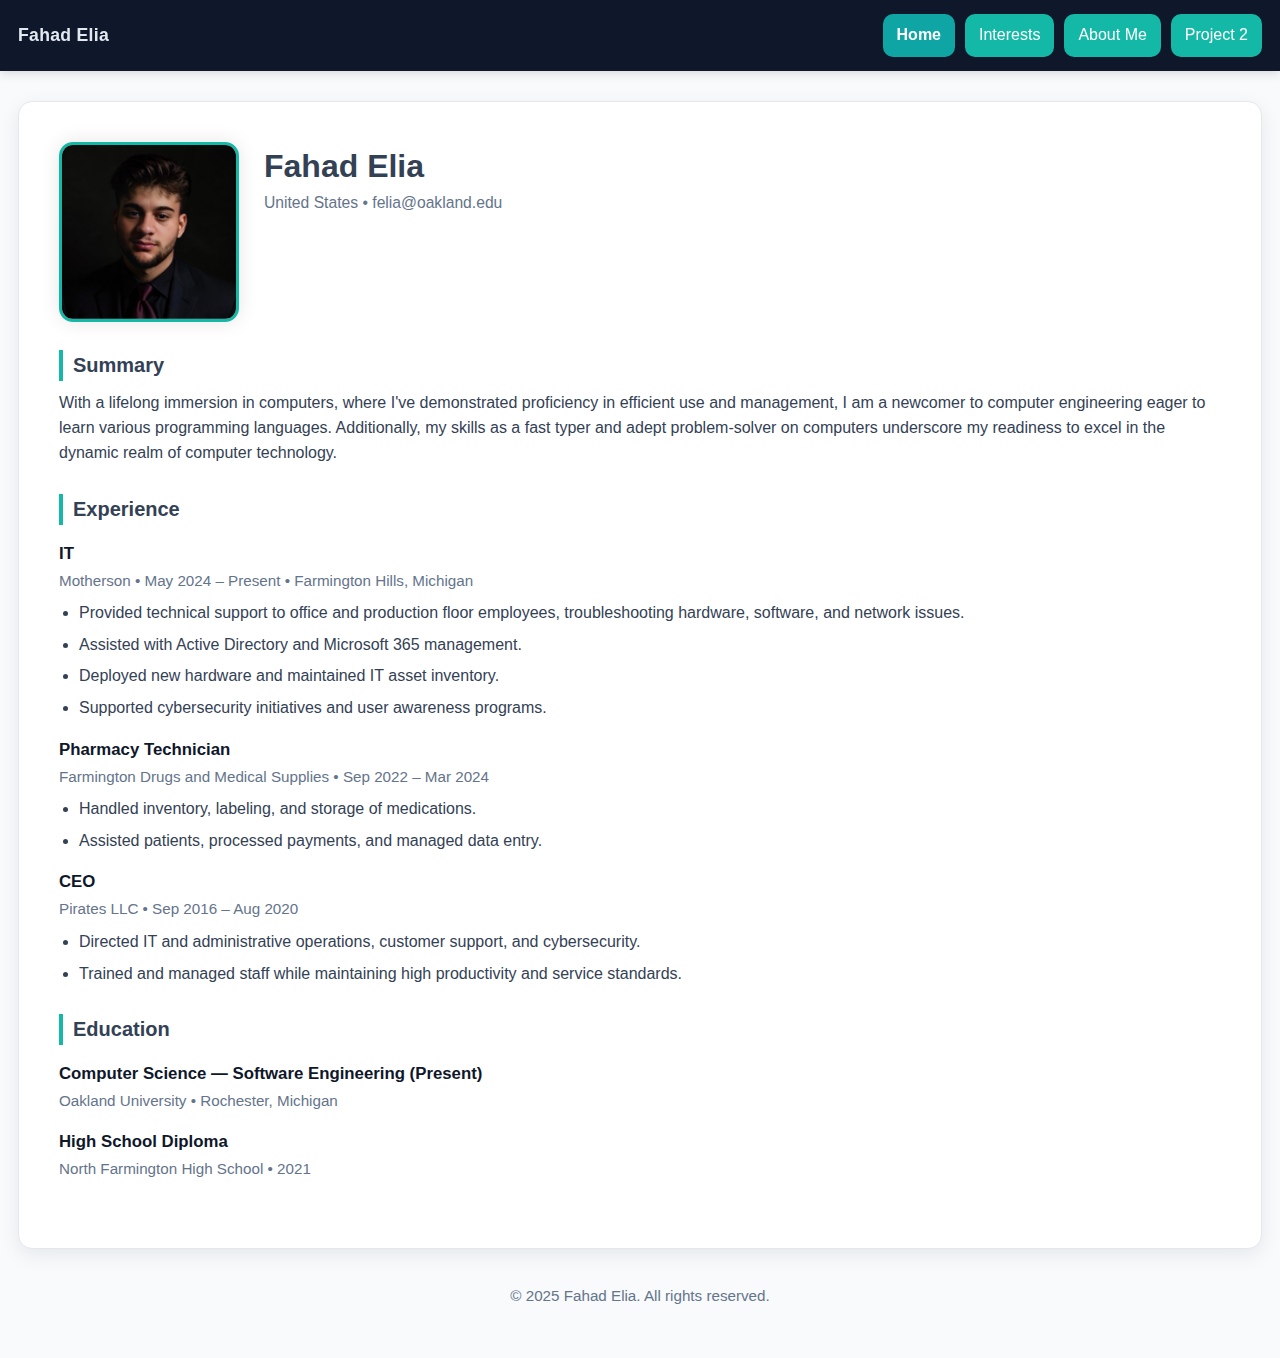
<file: index.html>
<!DOCTYPE html>
<html lang="en">
<head>
  <meta charset="UTF-8" />
  <meta name="viewport" content="width=device-width, initial-scale=1.0"/>
  <title>Fahad Elia — Resume</title>
  <link rel="stylesheet" href="style.css" />
</head>
<body>
  <header>
    <nav class="nav">
      <div class="brand">Fahad Elia</div>
      <div class="tabs">
        <a class="tab active" href="index.html">Home</a>
        <a class="tab" href="interests.html">Interests</a>
        <a class="tab" href="about.html">About Me</a>
        <a class="tab" href="project2.html">Project 2</a>
      </div>
    </nav>
  </header>

  <main class="wrap">
    <section class="resume">
      <div class="topArea">
        <img class="photo" src="img/me.jpeg" alt="Photo of Me">
        <div>
          <h1>Fahad Elia</h1>
          <div class="contact">United States • <a href="mailto:felia@oakland.edu">felia@oakland.edu</a></div>
        </div>
      </div>

      <div class="section">
        <h2>Summary</h2>
        <p>
          With a lifelong immersion in computers, where I've demonstrated proficiency in efficient use and management, 
          I am a newcomer to computer engineering eager to learn various programming languages. Additionally, my skills 
          as a fast typer and adept problem-solver on computers underscore my readiness to excel in the dynamic realm of 
          computer technology.
        </p>
      </div>

      <div class="section">
        <h2>Experience</h2>

        <div class="role">
          <strong>IT</strong>
          <div class="meta">Motherson • May 2024 – Present • Farmington Hills, Michigan</div>
          <ul>
            <li>Provided technical support to office and production floor employees, troubleshooting hardware, software, and network issues.</li>
            <li>Assisted with Active Directory and Microsoft 365 management.</li>
            <li>Deployed new hardware and maintained IT asset inventory.</li>
            <li>Supported cybersecurity initiatives and user awareness programs.</li>
          </ul>
        </div>

        <div class="role">
          <strong>Pharmacy Technician</strong>
          <div class="meta">Farmington Drugs and Medical Supplies • Sep 2022 – Mar 2024</div>
          <ul>
            <li>Handled inventory, labeling, and storage of medications.</li>
            <li>Assisted patients, processed payments, and managed data entry.</li>
          </ul>
        </div>

        <div class="role">
          <strong>CEO</strong>
          <div class="meta">Pirates LLC • Sep 2016 – Aug 2020</div>
          <ul>
            <li>Directed IT and administrative operations, customer support, and cybersecurity.</li>
            <li>Trained and managed staff while maintaining high productivity and service standards.</li>
          </ul>
        </div>
      </div>

      <div class="section">
        <h2>Education</h2>
        <div class="role">
          <strong>Computer Science — Software Engineering (Present)</strong>
          <div class="meta">Oakland University • Rochester, Michigan</div>
        </div>
        <div class="role">
          <strong>High School Diploma</strong>
          <div class="meta">North Farmington High School • 2021</div>
        </div>
      </div>
    </section>
  </main>

  <footer>
    © 2025 Fahad Elia. All rights reserved.
  </footer>
</body>
</html>
</file>
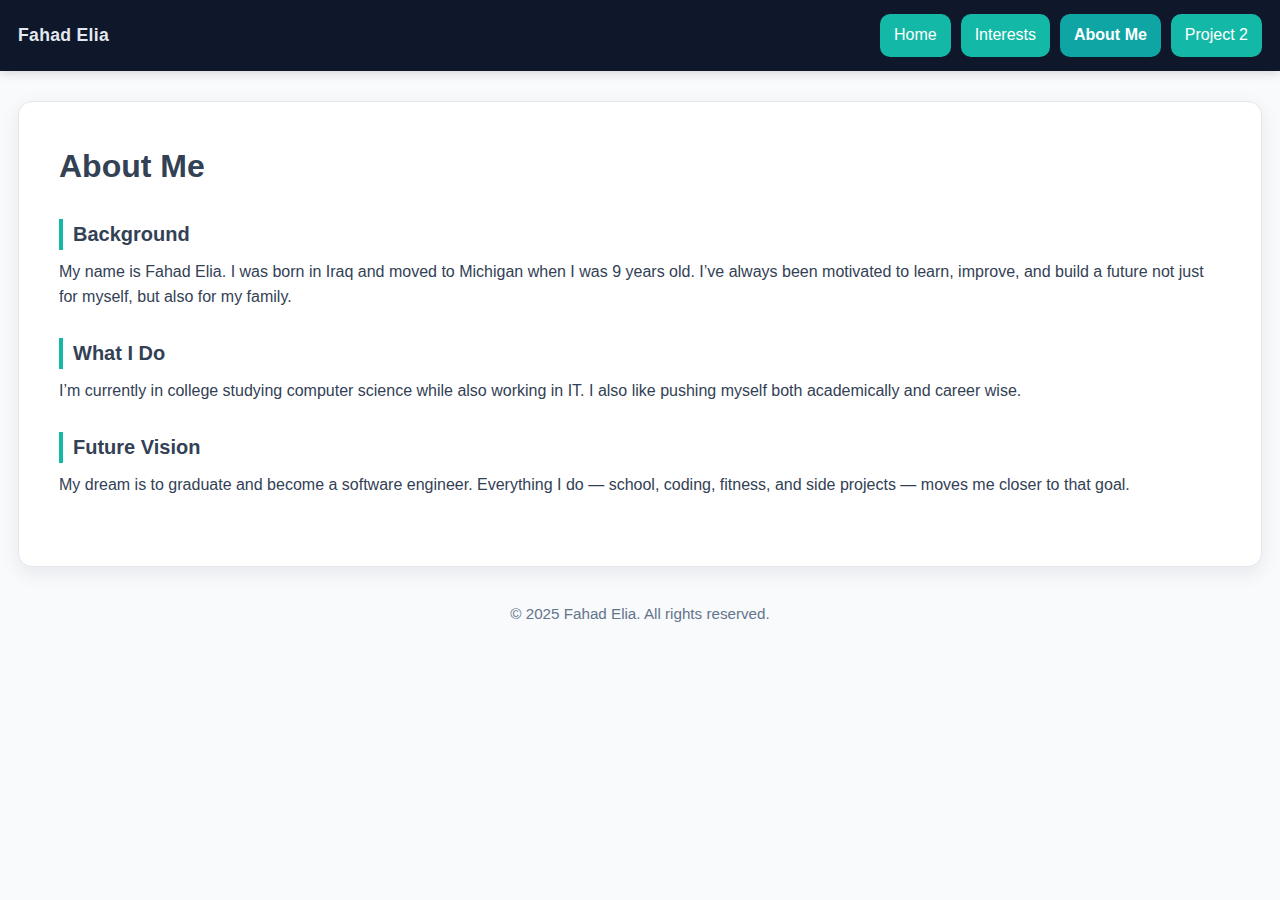
<file: about.html>
<!DOCTYPE html>
<html lang="en">
<head>
  <meta charset="UTF-8" />
  <meta name="viewport" content="width=device-width, initial-scale=1.0"/>
  <title>About Me</title>
  <link rel="stylesheet" href="style.css" />
</head>
<body>
  <header>
    <nav class="nav">
      <div class="brand">Fahad Elia</div>
      <div class="tabs">
        <a class="tab" href="index.html">Home</a>
        <a class="tab" href="interests.html">Interests</a>
        <a class="tab active" href="about.html">About Me</a>
        <a class="tab" href="project2.html">Project 2</a>
      </div>
    </nav>
  </header>

  <main class="wrap">
    <section class="resume">
      <h1>About Me</h1>

      <div class="section">
        <h2>Background</h2>
        <p>My name is Fahad Elia. I was born in Iraq and moved to Michigan when I was 9 years old. I’ve always been motivated to learn, improve, and build a future not just for myself, but also for my family.</p>
      </div>

      <div class="section">
        <h2>What I Do</h2>
        <p>I’m currently in college studying computer science while also working in IT. I also like pushing myself both academically and career wise.</p>
      </div>

      <div class="section">
        <h2>Future Vision</h2>
        <p>My dream is to graduate and become a software engineer. Everything I do — school, coding, fitness, and side projects — moves me closer to that goal.</p>
      </div>
    </section>
  </main>

  <footer>
    © 2025 Fahad Elia. All rights reserved.
  </footer>
</body>
</html>
</file>
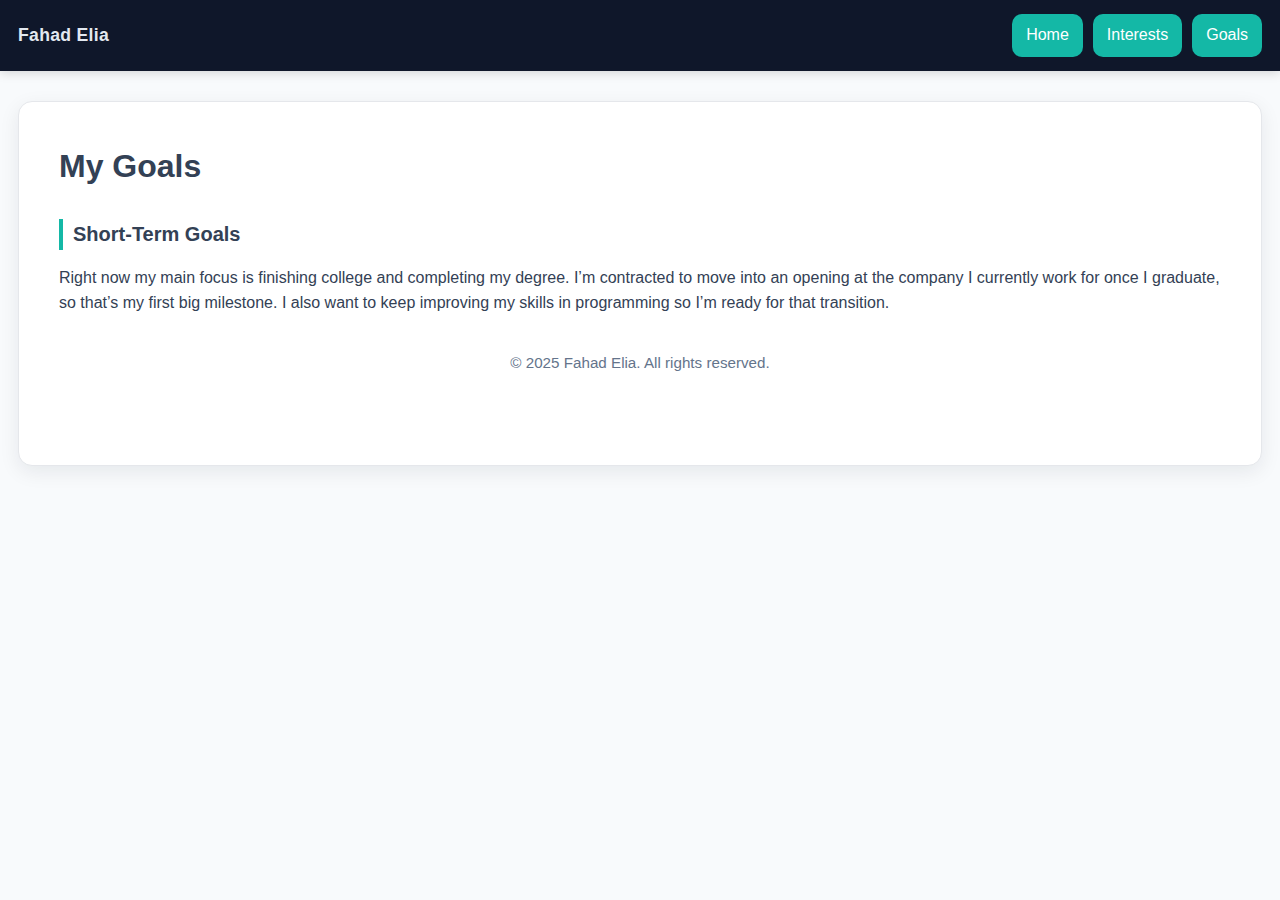
<file: goals.html>
<!DOCTYPE html>
<html lang="en">
<head>
  <meta charset="UTF-8" />
  <meta name="viewport" content="width=device-width, initial-scale=1.0"/>
  <title>Goals</title>
  <link rel="stylesheet" href="style.css" />
</head>
<body>
  <header>
    <nav class="nav">
      <div class="brand">Fahad Elia</div>
      <div class="tabs">
        <a class="tab" href="index.html">Home</a>
        <a class="tab" href="interests.html">Interests</a>
        <a class="tab" href="goals.html">Goals</a>
      </div>
    </nav>
  </header>

  <main class="wrap">
    <section class="resume">
      <h1>My Goals</h1>

      <!-- Short-Term Goals -->
      <div class="section">
        <h2>Short-Term Goals</h2>
        <div class="role">
          <p>
            Right now my main focus is finishing college and completing my degree. I’m contracted to move into 
            an opening at the company I currently work for once I graduate, so that’s my first big milestone. 
            I also want to keep improving my skills in programming so I’m ready for that transition.
          </p>
        </div>
      </div>

  <footer>
    © 2025 Fahad Elia. All rights reserved.
  </footer>
</body>
</html>
</file>
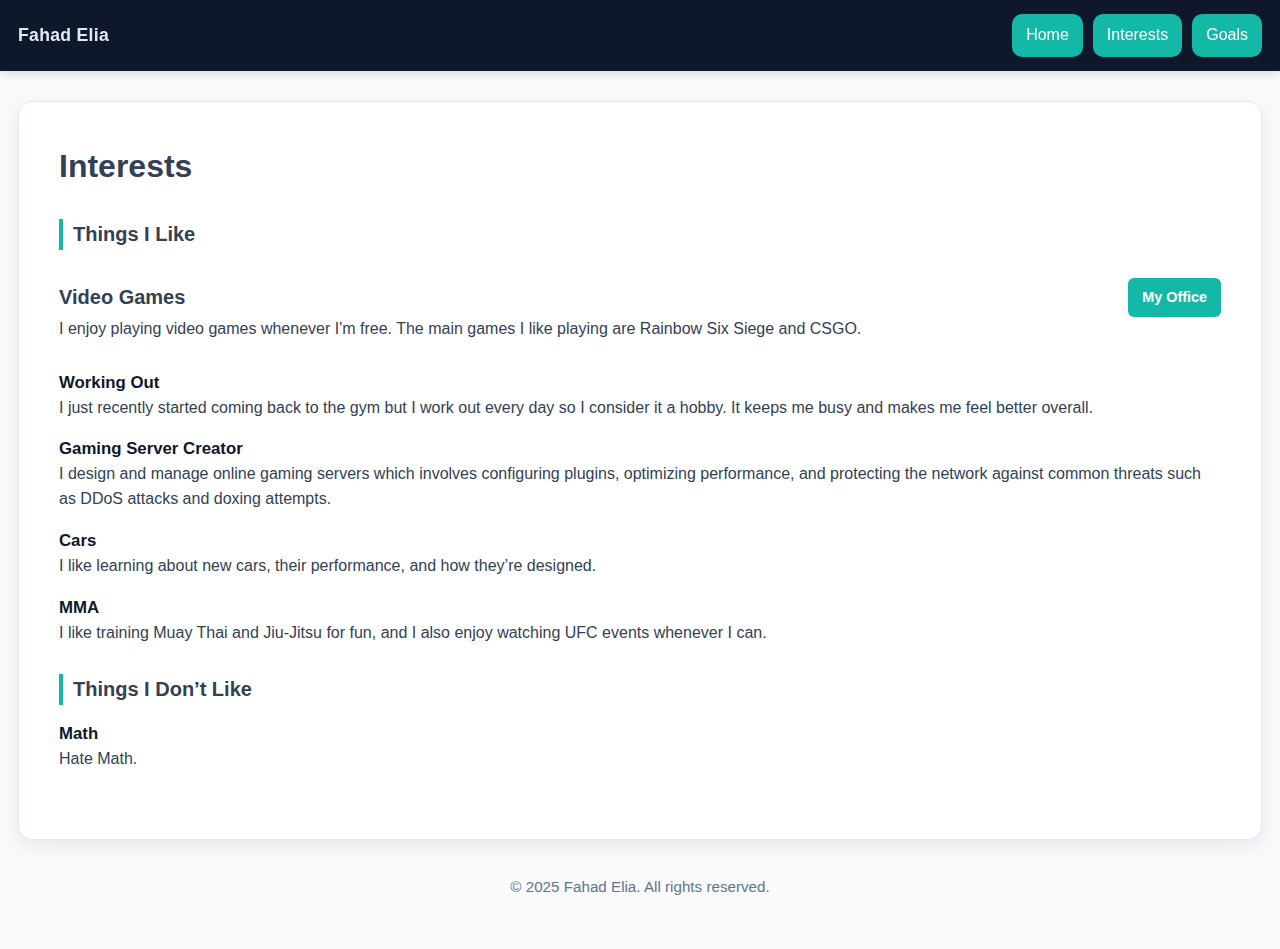
<file: interests.html>
<!DOCTYPE html>
<html lang="en">
<head>
  <meta charset="UTF-8" />
  <meta name="viewport" content="width=device-width, initial-scale=1.0"/>
  <title>Interests</title>
  <link rel="stylesheet" href="style.css" />
</head>
<body>
  <header>
    <nav class="nav">
      <div class="brand">Fahad Elia</div>
      <div class="tabs">
        <a class="tab" href="index.html">Home</a>
        <a class="tab" href="interests.html">Interests</a>
        <a class="tab" href="goals.html">Goals</a>
      </div>
    </nav>
  </header>

  <main class="wrap">
    <section class="resume">
      <h1>Interests</h1>

      <!-- Things I Like -->
      <div class="section">
        <h2>Things I Like</h2>

<!-- Video Games -->
<div class="section">
  <div style="display: flex; align-items: center; justify-content: space-between;">
    <h2 style="border-left: none; padding-left: 0; margin: 0;">Video Games</h2>
    <a href="img/setup1.jpg" target="_blank" class="setup-btn">My Office</a>
  </div>
  <p>
    I enjoy playing video games whenever I'm free. The main games I like playing are Rainbow Six Siege and CSGO.
  </p>
</div>
        <!-- Working Out -->
        <div class="role">
          <strong>Working Out</strong>
          <p>
            I just recently started coming back to the gym but I work out every day so I consider it a hobby. 
            It keeps me busy and makes me feel better overall.
          </p>
        </div>
      
        <!-- Gaming Server Creator -->
        <div class="role">
          <strong>Gaming Server Creator</strong>
          <p>
            I design and manage online gaming servers which involves configuring plugins, optimizing performance, 
            and protecting the network against common threats such as DDoS attacks and doxing attempts. 
          </p>
        </div>

        <!-- Cars -->
        <div class="role">
          <strong>Cars</strong>
          <p>
            I like learning about new cars, their performance, and how they’re designed.
          </p>
        </div>

        <!-- MMA -->
        <div class="role">
          <strong>MMA</strong>
          <p>
            I like training Muay Thai and Jiu-Jitsu for fun, and I also enjoy watching UFC events whenever I can.
          </p>
        </div>
      </div>

      <!-- Things I Don’t Like -->
      <div class="section">
        <h2>Things I Don’t Like</h2>

        <div class="role">
          <strong>Math</strong>
          <p>
            Hate Math.
          </p>
        </div>
      </div>
    </section>
  </main>

  <footer>
    © 2025 Fahad Elia. All rights reserved.
  </footer>
</body>
</html>
</file>
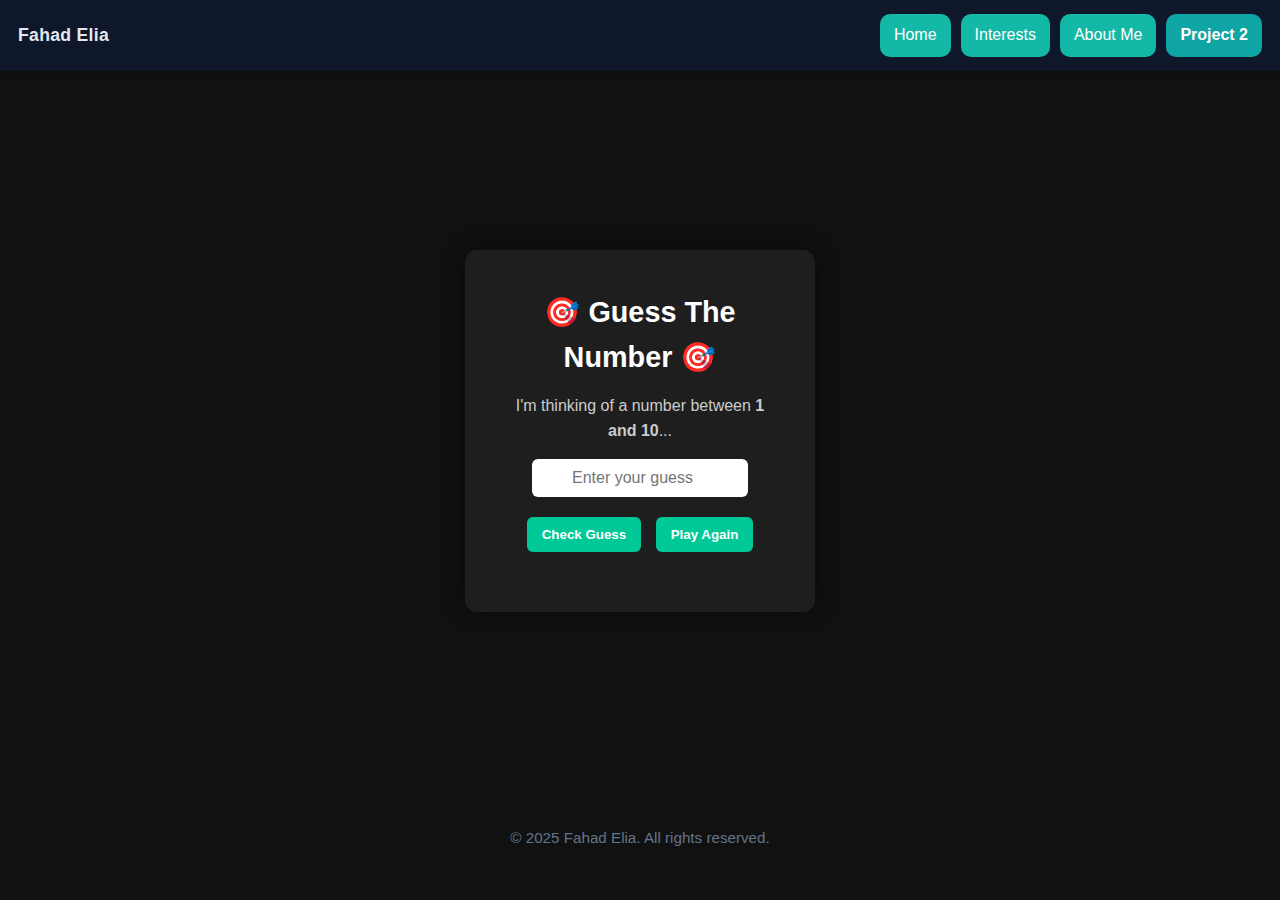
<file: project2.html>
<!DOCTYPE html>
<html lang="en">
<head>
  <meta charset="UTF-8">
  <meta name="viewport" content="width=device-width, initial-scale=1.0">
  <title>Project 2 – Guess The Number</title>
  <link rel="stylesheet" href="style.css">
</head>
<body class="dark-bg">
  <header>
    <nav class="nav">
      <div class="brand">Fahad Elia</div>
      <div class="tabs">
        <a class="tab" href="index.html">Home</a>
        <a class="tab" href="interests.html">Interests</a>
        <a class="tab" href="about.html">About Me</a>
        <a class="tab active" href="project2.html">Project 2</a>
      </div>
    </nav>
  </header>

  <main class="project2-center">
    <div class="game-card">
      <h1>🎯 Guess The Number 🎯</h1>
      <p>I'm thinking of a number between <strong>1 and 10</strong>...</p>

      <input type="number" id="userGuess" placeholder="Enter your guess">
      <div class="buttons">
        <button onclick="checkGuess()">Check Guess</button>
        <button onclick="resetGame()">Play Again</button>
      </div>

      <p id="resultText"></p>
      <p id="attemptsText"></p>
    </div>
  </main>

  <footer>
    © 2025 Fahad Elia. All rights reserved.
  </footer>

  <script src="project2.js"></script>
</body>
</html>
</file>
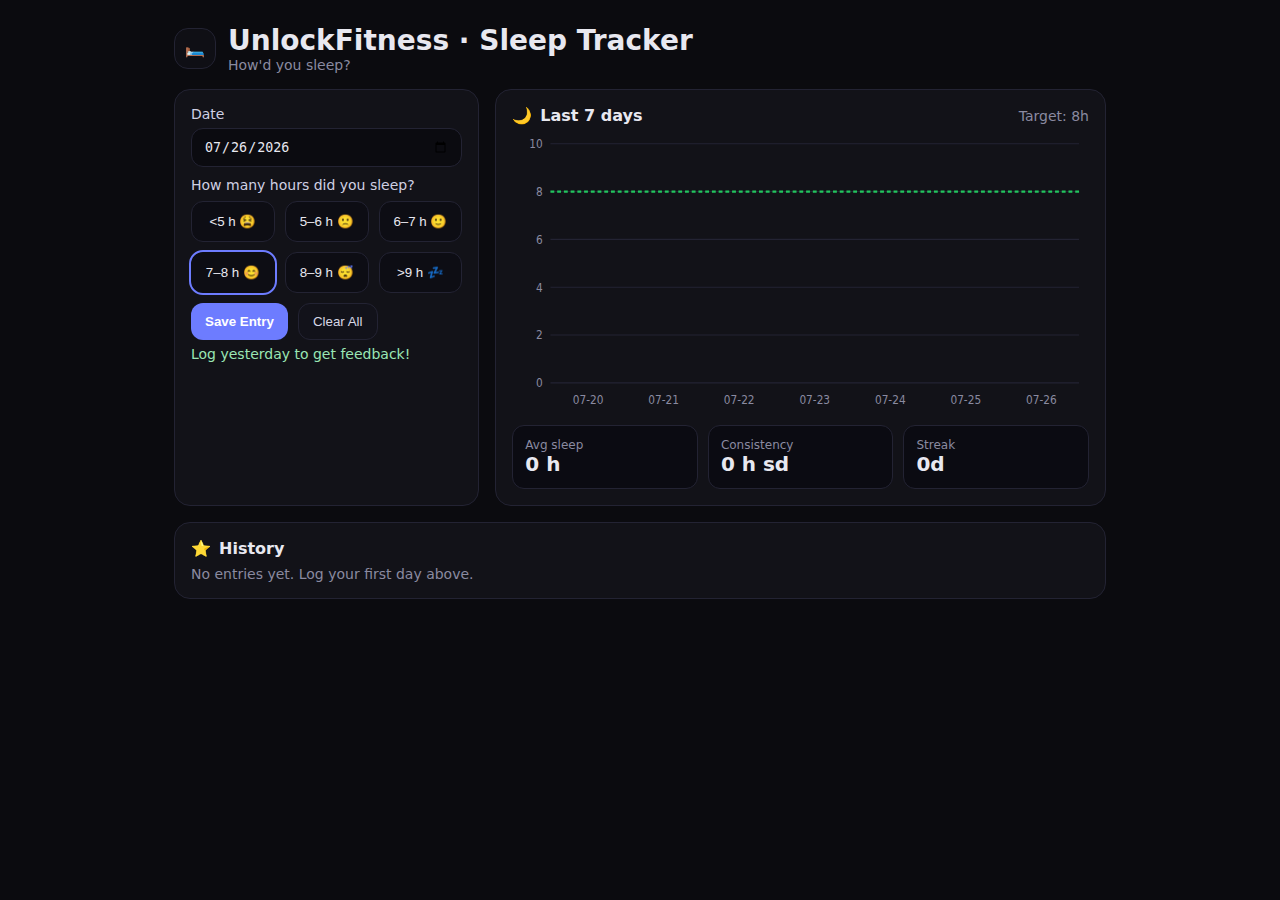
<file: sleeptracker.html>
<!DOCTYPE html>
<html lang="en">
<head>
  <meta charset="UTF-8" />
  <meta name="viewport" content="width=device-width, initial-scale=1.0" />
  <title>UnlockFitness · Sleep Tracker</title>
  <style>
    :root{
      --bg:#0b0b0f;--panel:#121218;--muted:#8a8aa0;--line:#232333;--text:#e8e8f0;--accent:#6d7cff;--accent-2:#22c55e;--danger:#ef4444;
    }
    *{box-sizing:border-box}
    html,body{height:100%}
    body{margin:0;font-family:system-ui,-apple-system,Segoe UI,Roboto,Ubuntu,"Helvetica Neue",Arial; background:var(--bg); color:var(--text)}
    .wrap{max-width:980px;margin:0 auto;padding:24px}
    .header{display:flex;gap:12px;align-items:center;margin-bottom:16px}
    .badge{background:#0f0f15;border:1px solid var(--line);padding:10px;border-radius:14px}
    h1{margin:0;font-weight:700;font-size: clamp(20px,2.4vw,28px)}
    .muted{color:var(--muted);font-size:14px}
    .panel{background:var(--panel);border:1px solid var(--line);border-radius:16px;padding:16px}
    .grid{display:grid;grid-template-columns:1fr;gap:16px}
    @media(min-width:900px){.grid{grid-template-columns: 1fr 2fr}}

    label{display:block;margin-bottom:6px;color:#cfd0e3;font-size:14px}
    input[type="date"]{background:#0b0b10;border:1px solid var(--line);color:var(--text);padding:10px 12px;border-radius:12px;width:100%;outline:none}
    input[type="date"]:focus{border-color:var(--accent)}

    .hours{display:grid;grid-template-columns:repeat(3,1fr);gap:10px;margin-top:8px}
    .btn{border:1px solid var(--line);background:#0d0d14;color:var(--text);padding:12px 10px;border-radius:12px;cursor:pointer;transition:transform .05s ease, border-color .2s}
    .btn:hover{border-color:#3a3a59}
    .btn.active{outline:2px solid var(--accent); border-color:transparent}

    .actions{display:flex;gap:10px;flex-wrap:wrap;margin-top:10px}
    .primary{background:var(--accent);border:0;color:white;padding:10px 14px;border-radius:12px;cursor:pointer;font-weight:600}
    .ghost{background:#12121a;border:1px solid var(--line);color:#d7d7e6;padding:10px 14px;border-radius:12px;cursor:pointer}

    .feedback{color:#9ae6b4;font-size:14px;margin-top:6px;min-height:18px}

    .chart-wrap{height:280px}
    svg{width:100%;height:100%}
    .stat-grid{display:grid;grid-template-columns:repeat(3,1fr);gap:10px;margin-top:12px}
    .card{background:#0b0b12;border:1px solid var(--line);border-radius:12px;padding:12px}
    .card .title{color:var(--muted);font-size:12px}
    .card .val{font-weight:700;font-size:20px}

    table{width:100%;border-collapse:collapse}
    thead th{color:var(--muted);text-align:left;font-weight:600;border-bottom:1px solid var(--line);padding:10px}
    tbody td{border-bottom:1px solid #171722;padding:10px}
    .del{background:#16161f;border:1px solid var(--line);color:#e8a0a0;padding:6px 10px;border-radius:10px;cursor:pointer}
  </style>
</head>
<body>
  <div class="wrap">
    <div class="header">
      <div class="badge">🛏️</div>
      <div>
        <h1>UnlockFitness · Sleep Tracker</h1>
        <div class="muted">How'd you sleep?</div>
      </div>
    </div>

    <div class="grid">
      <div class="panel">
        <label for="date">Date</label>
        <input id="date" type="date" />

        <label style="margin-top:10px">How many hours did you sleep?</label>
        <div id="hourButtons" class="hours" role="radiogroup" aria-label="Hours slept">
        </div>

        <div class="actions">
          <button id="save" class="primary">Save Entry</button>
          <button id="clearAll" class="ghost">Clear All</button>
        </div>
        <div id="feedback" class="feedback"></div>
      </div>

      <div class="panel">
        <div style="display:flex;justify-content:space-between;align-items:center;margin-bottom:8px">
          <div style="display:flex;align-items:center;gap:8px"><span>🌙</span><strong>Last 7 days</strong></div>
          <div class="muted">Target: 8h</div>
        </div>
        <div class="chart-wrap"><svg id="chart" viewBox="0 0 600 260" preserveAspectRatio="none" aria-label="Sleep hours chart"></svg></div>

        <div class="stat-grid">
          <div class="card"><div class="title">Avg sleep</div><div id="avg" class="val">0 h</div></div>
          <div class="card"><div class="title">Consistency</div><div id="sd" class="val">0 h sd</div></div>
          <div class="card"><div class="title">Streak</div><div id="streak" class="val">0d</div></div>
        </div>
      </div>
    </div>

    <div class="panel" style="margin-top:16px">
      <div style="display:flex;align-items:center;gap:8px;margin-bottom:8px"><span>⭐</span><strong>History</strong></div>
      <div id="empty" class="muted">No entries yet. Log your first day above.</div>
      <div class="table-wrap" style="overflow-x:auto">
        <table id="table" style="display:none">
          <thead>
            <tr><th>Date</th><th>Hours Slept</th><th>Actions</th></tr>
          </thead>
          <tbody id="tbody"></tbody>
        </table>
      </div>
    </div>
  </div>

  <script>
    const STORAGE_KEY = 'unlockfitness_sleep_hours_html_v1';
    const HOURS_OPTIONS = [
      { label: '<5 h 😫', value: 4.5 },
      { label: '5–6 h 🙁', value: 5.5 },
      { label: '6–7 h 🙂', value: 6.5 },
      { label: '7–8 h 😊', value: 7.5 },
      { label: '8–9 h 😴', value: 8.5 },
      { label: '>9 h 💤', value: 9.5 },
    ];

    const $ = (id) => document.getElementById(id);
    const todayISO = () => { const d = new Date(); d.setHours(0,0,0,0); return d.toISOString().slice(0,10); };
    const ymd = (d) => { d = new Date(d); d.setHours(0,0,0,0); return d.toISOString().slice(0,10); };
    const avg = (a) => a.length ? a.reduce((x,y)=>x+y,0)/a.length : 0;
    const stddev = (a) => { if(a.length<=1) return 0; const m=avg(a); return Math.sqrt(avg(a.map(x=>(x-m)**2))); };

    function load(){ try{ return JSON.parse(localStorage.getItem(STORAGE_KEY))||[] } catch{ return [] } }
    function save(data){ try{ localStorage.setItem(STORAGE_KEY, JSON.stringify(data)); } catch{} }

    function upsert(entries, entry){
      const others = entries.filter(e=>e.date !== entry.date);
      return [...others, entry].sort((a,b)=> a.date < b.date ? -1 : 1);
    }

    function computeStreak(sorted){
      if(!sorted.length) return 0;
      let streak=1;
      for(let i=sorted.length-1;i>0;i--){
        const d1=new Date(sorted[i].date), d0=new Date(sorted[i-1].date);
        const diff = Math.round((d1-d0)/(1000*60*60*24));
        if(diff===1) streak++; else if(diff>1) break;
      }
      return streak;
    }

    const dateInput = $('date');
    const hourButtons = $('hourButtons');
    const saveBtn = $('save');
    const clearAllBtn = $('clearAll');
    const tbody = $('tbody');
    const tableEl = $('table');
    const emptyEl = $('empty');
    const feedbackEl = $('feedback');
    const avgEl = $('avg');
    const sdEl = $('sd');
    const streakEl = $('streak');
    const chartEl = $('chart');

    let entries = load();
    let form = { date: todayISO(), hours: HOURS_OPTIONS[3].value };
    dateInput.value = form.date;

    function renderHourButtons(){
      hourButtons.innerHTML = '';
      HOURS_OPTIONS.forEach((opt,i)=>{
        const b = document.createElement('button');
        b.type='button'; b.className='btn'+(form.hours===opt.value?' active':'');
        b.textContent = opt.label;
        b.setAttribute('role','radio');
        b.setAttribute('aria-checked', form.hours===opt.value ? 'true':'false');
        b.addEventListener('click',()=>{
          form.hours = opt.value; renderHourButtons();
        });
        hourButtons.appendChild(b);
      });
    }

    renderHourButtons();

    dateInput.addEventListener('change', (e)=>{ form.date = e.target.value; updateFeedback(); renderChartAndStats(); });

    saveBtn.addEventListener('click', ()=>{
      const entry = { id: crypto.randomUUID(), date: form.date, hours: Number(form.hours) };
      entries = upsert(entries, entry);
      save(entries);
      renderTable();
      renderChartAndStats();
      updateFeedback();
    });

    clearAllBtn.addEventListener('click', ()=>{
      if(confirm('Delete all sleep entries?')){
        entries = []; save(entries); renderTable(); renderChartAndStats(); updateFeedback();
      }
    });

    function updateFeedback(){
      const y = new Date(form.date); y.setDate(y.getDate()-1); const key = ymd(y);
      const yesterday = entries.find(e=>e.date===key);
      if(!yesterday){ feedbackEl.textContent = 'Log yesterday to get feedback!'; return; }
      const diff = form.hours - yesterday.hours;
      if(diff > 0.5) feedbackEl.textContent = 'You slept longer than yesterday!';
      else if(diff < -0.5) feedbackEl.textContent = 'You slept less than yesterday. Aim for 7–9 hours.';
      else feedbackEl.textContent = 'About the same as yesterday. Keep it steady!';
    }

    function renderTable(){
      if(entries.length===0){ emptyEl.style.display='block'; tableEl.style.display='none'; return; }
      emptyEl.style.display='none'; tableEl.style.display='table';
      tbody.innerHTML='';
      entries.forEach(e=>{
        const tr=document.createElement('tr');
        const tdDate=document.createElement('td'); tdDate.textContent=e.date; tr.appendChild(tdDate);
        const tdHours=document.createElement('td'); tdHours.textContent=e.hours+' h'; tr.appendChild(tdHours);
        const tdAct=document.createElement('td');
        const del=document.createElement('button'); del.textContent='Delete'; del.className='del';
        del.addEventListener('click',()=>{ entries = entries.filter(x=>x.id!==e.id); save(entries); renderTable(); renderChartAndStats(); updateFeedback(); });
        tdAct.appendChild(del); tr.appendChild(tdAct);
        tbody.appendChild(tr);
      });
    }

    function renderChartAndStats(){
      const byDate = new Map(entries.map(e=>[e.date,e]));
      const base = new Date(form.date);
      const last7=[];
      for(let i=6;i>=0;i--){
        const d=new Date(base); d.setDate(base.getDate()-i);
        const key=ymd(d); const found=byDate.get(key);
        last7.push({ label:key.slice(5), hours: found ? found.hours : 0 });
      }

      const hoursAll = entries.map(e=>e.hours);
      const mean = +(avg(hoursAll).toFixed(1));
      const sd = +(stddev(hoursAll).toFixed(1));
      const streak = computeStreak(entries);
      avgEl.textContent = (isNaN(mean)?0:mean) + ' h';
      sdEl.textContent = (isNaN(sd)?0:sd) + ' h sd';
      streakEl.textContent = (isNaN(streak)?0:streak) + 'd';

      const W=600, H=260, padL=40, padR=10, padB=28, padT=10;
      const chartW=W-padL-padR, chartH=H-padT-padB;
      const maxH=10; // hours axis
      const barW = chartW / last7.length * 0.6;
      const gap = (chartW / last7.length) * 0.4;

      const yScale = (h)=> chartH - (h/maxH)*chartH;

      let svg = '';
      svg += `<rect x="0" y="0" width="${W}" height="${H}" fill="transparent"/>`;
      for(let v=0; v<=10; v+=2){
        const y = padT + yScale(v);
        svg += `<line x1="${padL}" y1="${y}" x2="${W-padR}" y2="${y}" stroke="#232333" stroke-width="1"/>`;
        svg += `<text x="${padL-8}" y="${y+4}" font-size="11" fill="#8a8aa0" text-anchor="end">${v}</text>`;
      }
      const y8 = padT + yScale(8);
      svg += `<line x1="${padL}" y1="${y8}" x2="${W-padR}" y2="${y8}" stroke="#22c55e" stroke-width="2" stroke-dasharray="4 3"/>`;

      last7.forEach((d,i)=>{
        const x = padL + i*(barW+gap) + gap/2;
        const h = (d.hours/maxH)*chartH;
        const y = padT + (chartH - h);
        svg += `<rect x="${x}" y="${y}" width="${barW}" height="${h}" rx="8" fill="#6d7cff"/>`;
        svg += `<text x="${x+barW/2}" y="${H-8}" font-size="11" fill="#8a8aa0" text-anchor="middle">${d.label}</text>`;
      });

      chartEl.innerHTML = svg;
    }

    renderTable();
    renderChartAndStats();
    updateFeedback();
  </script>
</body>
</html>
</file>
<file: style.css>
/*  GLOBAL THEME VARIABLES  */
:root {
  --bg:#f8fafc;
  --text:#334155;
  --muted:#64748b;
  --card:#ffffff;
  --stroke:#e5e7eb;
  --header:#0f172a;
  --headerText:#ffffff;
  --accent:#14b8a6;
  --accentHover:#0ea5a4;
  --brand:#e2e8f0;
  --shadow:0 6px 20px rgba(15,23,42,.08);
}

/*  BASE RESET  */
* { box-sizing: border-box; margin: 0; padding: 0; }

body {
  font-family: Arial, Helvetica, sans-serif;
  background: var(--bg);
  color: var(--text);
  line-height: 1.55;
}

a { color: inherit; text-decoration: none; }
img { max-width: 100%; height: auto; display: block; }

/*  HEADER / NAVBAR  */
header {
  position: sticky;
  top: 0;
  background: var(--header);
  color: var(--headerText);
  z-index: 20;
  box-shadow: 0 2px 10px rgba(0,0,0,0.15);
}

.nav {
  max-width: 1400px;
  margin: 0 auto;
  padding: 14px 18px;
  display: flex;
  align-items: center;
  justify-content: space-between;
  gap: 16px;
}

.brand {
  font-weight: 700;
  font-size: 1.1rem;
  letter-spacing: .3px;
  color: var(--brand);
}

.tabs { display: flex; gap: 10px; flex-wrap: wrap; }

.tab {
  padding: 9px 14px;
  border-radius: 10px;
  background: var(--accent);
  color: #fff;
  transition: .15s;
  font-weight: 500;
}
.tab:hover { background: var(--accentHover); }
.tab.active {
  background: var(--accentHover);
  font-weight: 700;
}

/*  MAIN LAYOUT  */
.wrap {
  max-width: 1400px;
  margin: 30px auto;
  padding: 0 18px;
}

.resume {
  background: var(--card);
  border: 1px solid var(--stroke);
  border-radius: 14px;
  box-shadow: var(--shadow);
  padding: 40px;
  animation: fadeIn 0.8s ease-in;
}

/* Fade-in animation */
@keyframes fadeIn {
  from { opacity: 0; transform: translateY(15px); }
  to { opacity: 1; transform: translateY(0); }
}

/*  PROFILE SECTION  */
.topArea {
  display: flex;
  align-items: flex-start;
  gap: 25px;
  margin-bottom: 25px;
}

.photo {
  width: 180px;
  border-radius: 14px;
  border: 3px solid var(--accent);
  box-shadow: 0 0 20px rgba(0,0,0,0.1);
  object-fit: cover;
}

.intro {
  display: flex;
  flex-direction: column;
  justify-content: center;
}

.name {
  font-size: 2.3rem;
  color: var(--header);
  margin-bottom: 6px;
}

.contact {
  color: var(--muted);
  font-size: .98rem;
}

.tagline {
  color: var(--muted);
  font-size: 1rem;
  margin-top: 6px;
}

/*  SECTION HEADERS  */
.section { margin: 28px 0; }

.section h2 {
  font-size: 1.25rem;
  margin-bottom: 10px;
  padding-left: 10px;
  border-left: 4px solid var(--accent);
}

/* Divider between sections */
.divider {
  border: none;
  border-top: 1px solid var(--stroke);
  margin: 25px 0;
  opacity: 0.7;
}

/*  ROLE / JOB INFO  */
.role { margin: 16px 0; }
.role strong { display: block; font-size: 1.05rem; color: var(--header); }
.meta { color: var(--muted); font-size: .95rem; margin: 2px 0 8px; }

ul { padding-left: 20px; }
li { margin: 6px 0; line-height: 1.6; }

/*  FOOTER  */
footer {
  max-width: 1400px;
  margin: 35px auto 50px;
  padding: 0 18px;
  color: var(--muted);
  font-size: .95rem;
  text-align: center;
}

/*  RESPONSIVE  */
@media (max-width: 900px) {
  .topArea { flex-direction: column; align-items: center; text-align: center; }
  .photo { margin-bottom: 12px; }
}

/*  BUTTONS (if used anywhere else)  */
.setup-btn {
  display: inline-block;
  padding: 8px 14px;
  background: var(--accent);
  color: #fff;
  border-radius: 6px;
  font-weight: 600;
  font-size: 0.9rem;
  transition: background 0.2s;
  text-decoration: none;
}
.setup-btn:hover { background: var(--accentHover); }

/*  PROJECT 2  (I put comments everywhere on purpose for future editing once im done with the class i know exactly what i did)*/ 

/* this makes the background dark just for the game page */
.dark-bg {
  background-color: #111; /* dark gray/black background */
  color: #fff; /* makes all text white */
}

/* centers the game box perfectly in the middle of the screen */
.project2-center {
  display: flex; /* lets me center using flexbox */
  justify-content: center; /* centers left & right */
  align-items: center; /* centers up & down */
  height: 80vh; /* takes up 80% of the screen height */
}

/* this is the main box that holds everything in the game */
.game-card {
  background-color: #1e1e1e; /* dark card background */
  padding: 40px; /* space inside the card */
  border-radius: 12px; /* smooth round corners */
  text-align: center; /* centers all text and buttons */
  width: 350px; /* keeps a nice compact size */
  box-shadow: 0 0 20px rgba(0,0,0,0.5); /* soft glow shadow */
  animation: fadeIn 0.8s ease-in; /* fade-in when the page loads */
}

/* the main title text for the game */
.game-card h1 {
  font-size: 1.8rem; /* big title size */
  margin-bottom: 15px; /* space under the title */
  color: #fff; /* white color for visibility */
}

/* small description under the title */
.game-card p {
  color: #ccc; /* lighter gray text */
  margin-bottom: 15px; /* space between text and input */
}

/* input box where player types their guess */
input[type="number"] {
  width: 80%; /* not too wide, keeps balance */
  padding: 10px; /* adds breathing room inside the input */
  border: none; /* removes ugly default border */
  border-radius: 6px; /* smooth edges */
  font-size: 1rem; /* readable text */
  margin-bottom: 15px; /* space under the input */
  text-align: center; /* centers the number they type */
  background-color: #fff; /* white background so it stands out on dark */
}

/* both buttons (Check Guess + Play Again) */
button {
  background-color: #00c896; /* bright green color */
  color: white; /* white text on green */
  border: none; /* clean look, no border */
  border-radius: 6px; /* rounded edges */
  padding: 10px 15px; /* button size */
  margin: 5px; /* small space between buttons */
  cursor: pointer; /* shows pointer hand on hover */
  font-weight: 600; /* makes text bold */
  transition: all 0.3s ease; /* smooth hover animation */
}

/* when hovering over the buttons */
button:hover {
  background-color: #00a57d; /* darker green on hover */
  box-shadow: 0 0 10px #00c896; /* adds a glowing effect */
}

/* the result message (like Too High, Correct, etc.) */
#resultText {
  margin-top: 10px; /* space from buttons */
  font-size: 1.1rem; /* slightly bigger text */
  color: #fff; /* white text for clarity */
}

/* text showing how many attempts the player has done */
#attemptsText {
  margin-top: 5px; /* small gap above it */
  color: #bbb; /* lighter gray so it’s not too bright */
}

/* the “Back to Home” link if it’s used */
.back-home {
  color: var(--brand); /* light text color */
  text-decoration: none; /* removes underline */
  font-size: 0.95rem; /* small and neat */
  transition: 0.3s; /* smooth hover */
}

/* color change when hovering the back-home link */
.back-home:hover {
  color: var(--accent); /* turns green when hovered */
}
</file>
